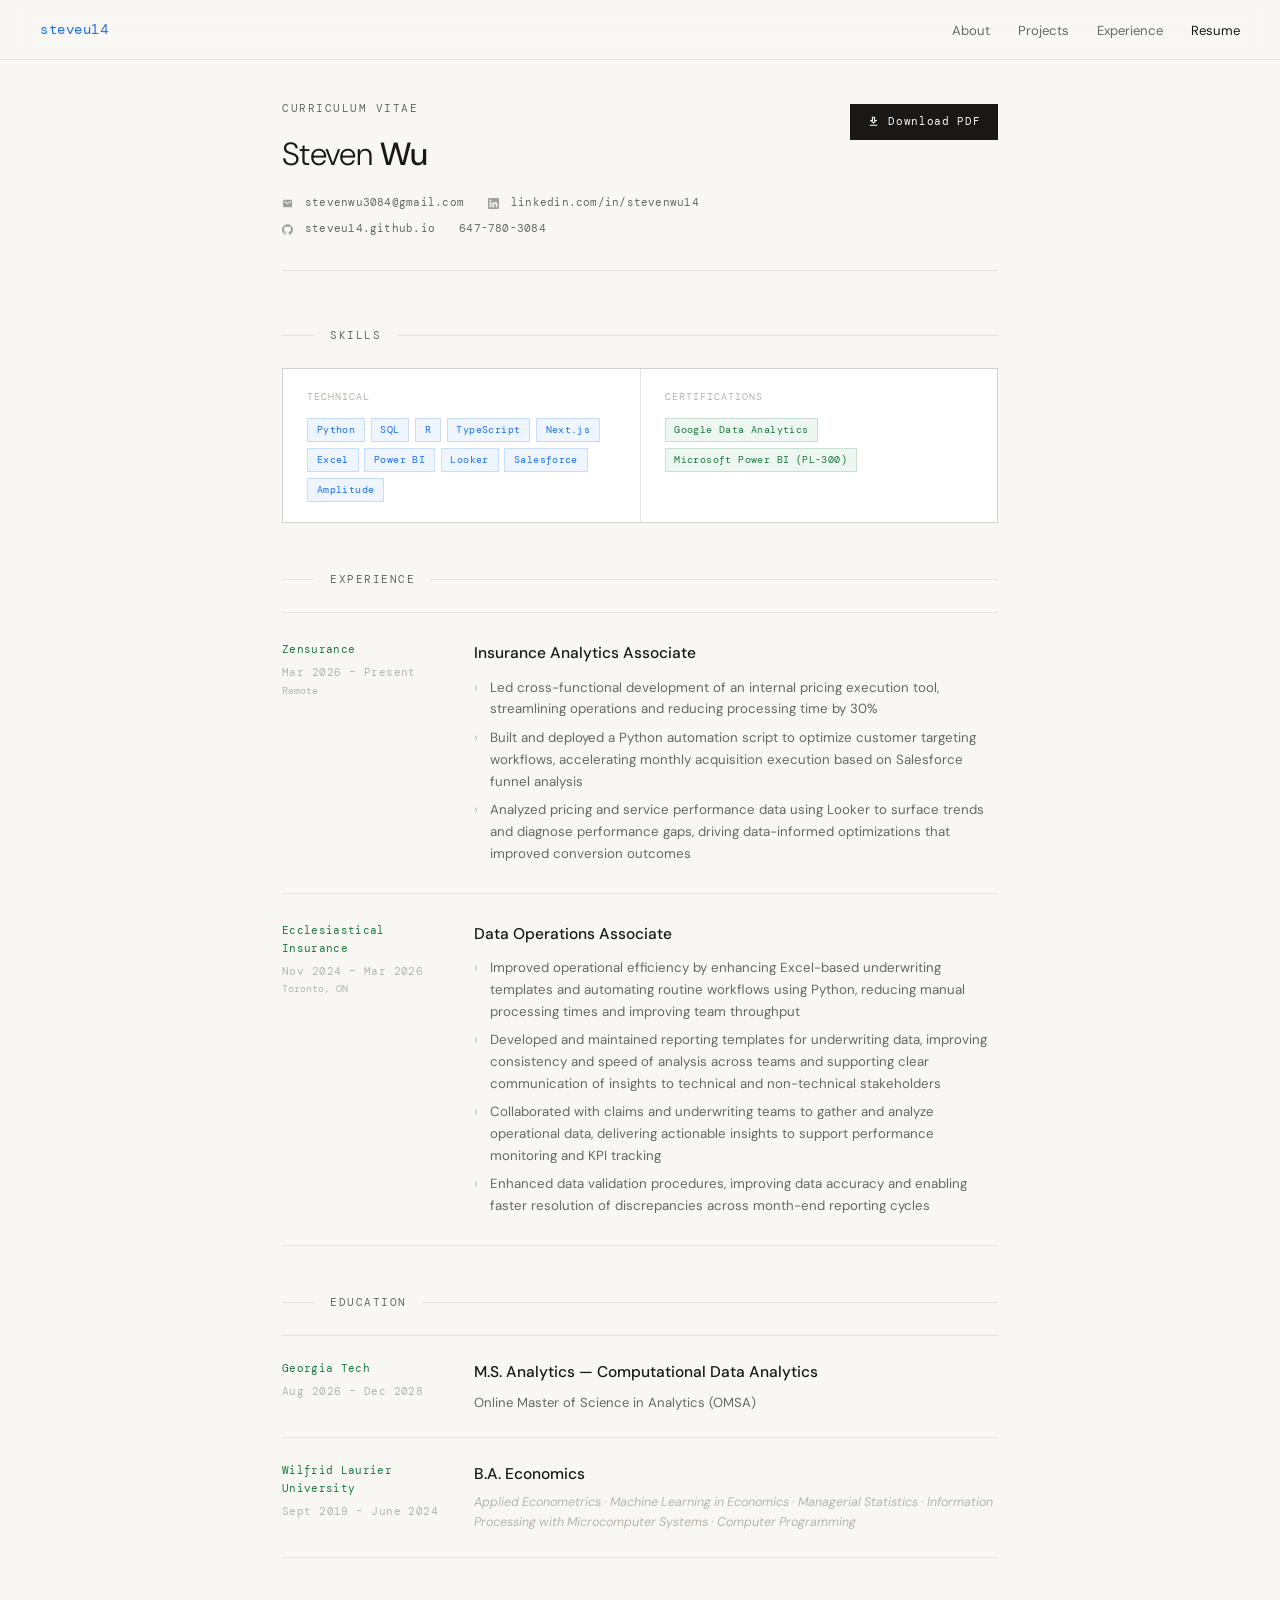
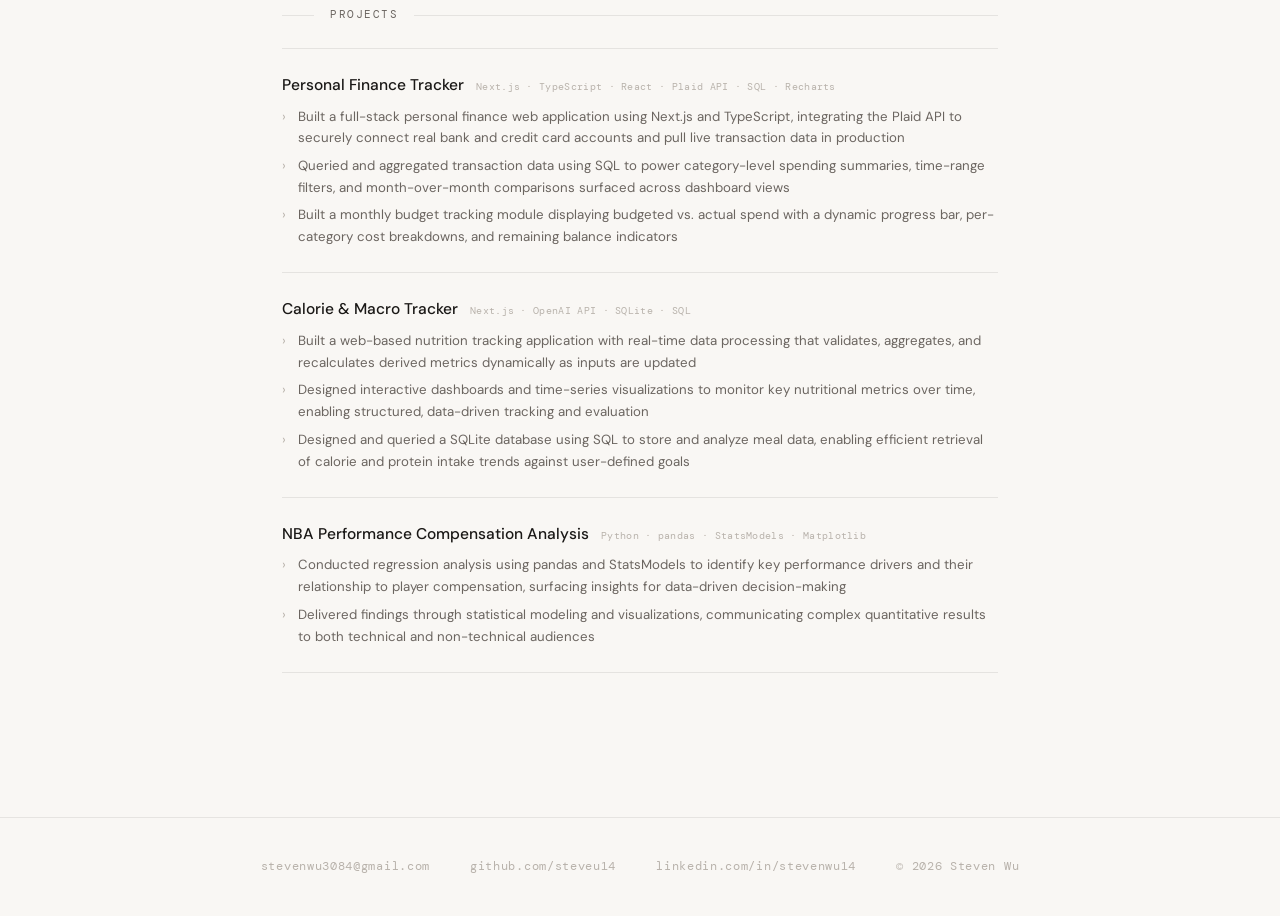
<file: resume.html>
<!DOCTYPE html>
<html lang="en">
<head>
<meta charset="UTF-8">
<meta name="viewport" content="width=device-width, initial-scale=1.0">
<title>Resume — Steven Wu</title>
<meta name="description" content="Resume of Steven Wu, Data Analytics professional">
<link rel="preconnect" href="https://fonts.googleapis.com">
<link rel="preconnect" href="https://fonts.gstatic.com" crossorigin>
<link href="https://fonts.googleapis.com/css2?family=DM+Sans:ital,wght@0,300;0,400;0,500;1,300&family=DM+Mono:wght@300;400&display=swap" rel="stylesheet">
<style>
*,*::before,*::after{box-sizing:border-box;margin:0;padding:0}
:root{--bg:#f9f7f4;--bg2:#ffffff;--bg3:#f0ede8;--border:rgba(0,0,0,0.08);--text:#1a1816;--muted:#6b6560;--faint:#b8b2ab;--accent:#1a6ef5;--accent2:#1a7a3c;--f-sans:'DM Sans',sans-serif;--f-mono:'DM Mono',monospace}
html{scroll-behavior:smooth}
body{background:var(--bg);color:var(--text);font-family:var(--f-sans);line-height:1.6;hyphens:none;-webkit-hyphens:none}

nav{position:fixed;top:0;left:0;right:0;z-index:100;height:60px;display:flex;align-items:center;justify-content:space-between;padding:0 2.5rem;background:rgba(249,247,244,0.88);backdrop-filter:blur(14px);border-bottom:1px solid var(--border)}
.nav-logo{font-family:var(--f-mono);font-size:0.85rem;color:var(--accent);text-decoration:none;letter-spacing:0.04em}
.nav-links{display:flex;gap:1.75rem;list-style:none;align-items:center}
.nav-links a{font-size:0.82rem;color:var(--muted);text-decoration:none;transition:color .18s}
.nav-links a:hover{color:var(--text)}
.nav-links a.active{color:var(--text)}

.page{max-width:780px;margin:0 auto;padding:100px 2rem 6rem}

.page-header{display:flex;align-items:flex-start;justify-content:space-between;margin-bottom:3.5rem;padding-bottom:2rem;border-bottom:1px solid var(--border)}
.page-header-left{}
.page-header-eyebrow{font-family:var(--f-mono);font-size:0.68rem;letter-spacing:0.14em;text-transform:uppercase;color:var(--muted);margin-bottom:0.75rem}
.page-header-name{font-size:2rem;font-weight:300;letter-spacing:-0.02em;margin-bottom:0.35rem}
.page-header-name strong{font-weight:500}
.page-header-contact{display:flex;flex-wrap:wrap;gap:0.5rem 1.5rem;margin-top:0.85rem}
.contact-item{font-family:var(--f-mono);font-size:0.7rem;color:var(--muted);text-decoration:none;letter-spacing:0.02em;transition:color .18s}
.contact-item:hover{color:var(--accent)}
.contact-item svg{width:11px;height:11px;fill:currentColor;margin-right:0.3rem;vertical-align:middle;opacity:0.6}

.dl-btn{display:inline-flex;align-items:center;gap:0.5rem;padding:0.55rem 1.1rem;background:var(--text);color:var(--bg);font-family:var(--f-mono);font-size:0.7rem;letter-spacing:0.06em;text-decoration:none;border:none;cursor:pointer;transition:opacity .18s;white-space:nowrap;align-self:flex-start;margin-top:0.25rem}
.dl-btn:hover{opacity:0.78}
.dl-btn svg{width:13px;height:13px;fill:currentColor;flex-shrink:0}

.sec-label{font-family:var(--f-mono);font-size:0.68rem;letter-spacing:0.14em;text-transform:uppercase;color:var(--muted);margin-bottom:1.5rem;display:flex;align-items:center;gap:1rem}
.sec-label::before,.sec-label::after{content:'';height:1px;background:var(--border)}
.sec-label::before{width:32px}
.sec-label::after{flex:1}

.resume-section{margin-bottom:3rem}

/* Skills */
.skills-grid{display:grid;grid-template-columns:1fr 1fr;gap:1px;background:var(--border);border:1px solid var(--border)}
.skills-cell{background:var(--bg2);padding:1.25rem 1.5rem}
.skills-cell-title{font-family:var(--f-mono);font-size:0.65rem;letter-spacing:0.1em;text-transform:uppercase;color:var(--faint);margin-bottom:0.75rem}
.skills-tags{display:flex;flex-wrap:wrap;gap:0.35rem}
.tag{font-family:var(--f-mono);font-size:0.62rem;letter-spacing:0.04em;padding:0.2rem 0.55rem;background:rgba(26,110,245,0.07);color:#1a6ef5;border:1px solid rgba(26,110,245,0.18)}
.tag.green{background:rgba(26,122,60,0.07);color:#1a7a3c;border-color:rgba(26,122,60,0.18)}

/* Experience */
.exp-list{display:flex;flex-direction:column}
.exp-row{display:grid;grid-template-columns:160px 1fr;gap:2rem;padding:1.75rem 0;border-bottom:1px solid var(--border)}
.exp-row:first-child{border-top:1px solid var(--border)}
.exp-meta{}
.exp-period{font-family:var(--f-mono);font-size:0.68rem;color:var(--faint);letter-spacing:0.04em;line-height:1.9}
.exp-co{font-family:var(--f-mono);font-size:0.7rem;color:var(--accent2);letter-spacing:0.03em;margin-bottom:0.2rem}
.exp-location{font-family:var(--f-mono);font-size:0.65rem;color:var(--faint)}
.exp-content{}
.exp-title{font-size:0.97rem;font-weight:500;margin-bottom:0.65rem}
.exp-points{list-style:none;display:flex;flex-direction:column;gap:0.4rem}
.exp-points li{font-size:0.83rem;color:var(--muted);padding-left:1rem;position:relative;line-height:1.65}
.exp-points li::before{content:'›';position:absolute;left:0;color:var(--faint)}

/* Education */
.edu-list{display:flex;flex-direction:column}
.edu-row{display:grid;grid-template-columns:160px 1fr;gap:2rem;padding:1.5rem 0;border-bottom:1px solid var(--border)}
.edu-row:first-child{border-top:1px solid var(--border)}
.edu-period{font-family:var(--f-mono);font-size:0.68rem;color:var(--faint);letter-spacing:0.04em;line-height:1.9}
.edu-school{font-family:var(--f-mono);font-size:0.7rem;color:var(--accent2);letter-spacing:0.03em;margin-bottom:0.2rem}
.edu-degree{font-size:0.97rem;font-weight:500;margin-bottom:0.4rem}
.edu-detail{font-size:0.82rem;color:var(--muted);line-height:1.65}
.edu-courses{font-size:0.78rem;color:var(--faint);margin-top:0.35rem;font-style:italic}

/* Projects */
.project-list{display:flex;flex-direction:column}
.project-row{padding:1.5rem 0;border-bottom:1px solid var(--border)}
.project-row:first-child{border-top:1px solid var(--border)}
.project-header{display:flex;align-items:baseline;gap:0.75rem;margin-bottom:0.5rem;flex-wrap:wrap}
.project-name{font-size:0.97rem;font-weight:500}
.project-stack{font-family:var(--f-mono);font-size:0.65rem;color:var(--faint);letter-spacing:0.03em}
.project-points{list-style:none;display:flex;flex-direction:column;gap:0.35rem;margin-top:0.5rem}
.project-points li{font-size:0.83rem;color:var(--muted);padding-left:1rem;position:relative;line-height:1.65}
.project-points li::before{content:'›';position:absolute;left:0;color:var(--faint)}

footer{border-top:1px solid var(--border);padding:2.5rem;display:flex;justify-content:center;gap:2.5rem;flex-wrap:wrap}
footer a{font-family:var(--f-mono);font-size:0.72rem;letter-spacing:0.06em;color:var(--faint);text-decoration:none;transition:color .18s}
footer a:hover{color:var(--accent)}

@keyframes fadeUp{from{opacity:0;transform:translateY(12px)}to{opacity:1;transform:translateY(0)}}
.page-header{animation:fadeUp 0.5s ease both 0.1s}
.resume-section{animation:fadeUp 0.5s ease both 0.2s}

@media(max-width:640px){
  nav{padding:0 1.25rem}
  .page{padding:88px 1.25rem 4rem}
  .page-header{flex-direction:column;gap:1.5rem}
  .exp-row,.edu-row{grid-template-columns:1fr;gap:0.4rem}
  .skills-grid{grid-template-columns:1fr}
}
</style>
</head>
<body>

<nav>
  <a href="index.html" class="nav-logo">steveu14</a>
  <ul class="nav-links">
    <li><a href="index.html#about">About</a></li>
    <li><a href="index.html#projects">Projects</a></li>
    <li><a href="index.html#experience">Experience</a></li>
    <li><a href="resume.html" class="active">Resume</a></li>
  </ul>
</nav>

<main class="page">

  <div class="page-header">
    <div class="page-header-left">
      <p class="page-header-eyebrow">Curriculum Vitae</p>
      <h1 class="page-header-name">Steven <strong>Wu</strong></h1>
      <div class="page-header-contact">
        <a href="mailto:stevenwu3084@gmail.com" class="contact-item">
          <svg viewBox="0 0 24 24"><path d="M20 4H4c-1.1 0-2 .9-2 2v12c0 1.1.9 2 2 2h16c1.1 0 2-.9 2-2V6c0-1.1-.9-2-2-2zm0 4-8 5-8-5V6l8 5 8-5v2z"/></svg>
          stevenwu3084@gmail.com
        </a>
        <a href="https://www.linkedin.com/in/stevenwu14" target="_blank" rel="noopener" class="contact-item">
          <svg viewBox="0 0 24 24"><path d="M20.447 20.452h-3.554v-5.569c0-1.328-.027-3.037-1.852-3.037-1.853 0-2.136 1.445-2.136 2.939v5.667H9.351V9h3.414v1.561h.046c.477-.9 1.637-1.85 3.37-1.85 3.601 0 4.267 2.37 4.267 5.455v6.286zM5.337 7.433a2.062 2.062 0 0 1-2.063-2.065 2.064 2.064 0 1 1 2.063 2.065zm1.782 13.019H3.555V9h3.564v11.452zM22.225 0H1.771C.792 0 0 .774 0 1.729v20.542C0 23.227.792 24 1.771 24h20.451C23.2 24 24 23.227 24 22.271V1.729C24 .774 23.2 0 22.222 0h.003z"/></svg>
          linkedin.com/in/stevenwu14
        </a>
        <a href="https://steveu14.github.io" target="_blank" rel="noopener" class="contact-item">
          <svg viewBox="0 0 24 24"><path d="M12 .297c-6.63 0-12 5.373-12 12 0 5.303 3.438 9.8 8.205 11.385.6.113.82-.258.82-.577 0-.285-.01-1.04-.015-2.04-3.338.724-4.042-1.61-4.042-1.61C4.422 18.07 3.633 17.7 3.633 17.7c-1.087-.744.084-.729.084-.729 1.205.084 1.838 1.236 1.838 1.236 1.07 1.835 2.809 1.305 3.495.998.108-.776.417-1.305.76-1.605-2.665-.3-5.466-1.332-5.466-5.93 0-1.31.465-2.38 1.235-3.22-.135-.303-.54-1.523.105-3.176 0 0 1.005-.322 3.3 1.23.96-.267 1.98-.399 3-.405 1.02.006 2.04.138 3 .405 2.28-1.552 3.285-1.23 3.285-1.23.645 1.653.24 2.873.12 3.176.765.84 1.23 1.91 1.23 3.22 0 4.61-2.805 5.625-5.475 5.92.42.36.81 1.096.81 2.22 0 1.606-.015 2.896-.015 3.286 0 .315.21.69.825.57C20.565 22.092 24 17.592 24 12.297c0-6.627-5.373-12-12-12"/></svg>
          steveu14.github.io
        </a>
        <span class="contact-item">647-780-3084</span>
      </div>
    </div>
    <a href="Steven_Resume_2026.pdf" download class="dl-btn">
      <svg viewBox="0 0 24 24"><path d="M19 9h-4V3H9v6H5l7 7 7-7zm-8 2V5h2v6h1.17L12 13.17 9.83 11H11zm-6 7h14v2H5z"/></svg>
      Download PDF
    </a>
  </div>

  <!-- Skills -->
  <div class="resume-section">
    <p class="sec-label">Skills</p>
    <div class="skills-grid">
      <div class="skills-cell">
        <p class="skills-cell-title">Technical</p>
        <div class="skills-tags">
          <span class="tag">Python</span>
          <span class="tag">SQL</span>
          <span class="tag">R</span>
          <span class="tag">TypeScript</span>
          <span class="tag">Next.js</span>
          <span class="tag">Excel</span>
          <span class="tag">Power BI</span>
          <span class="tag">Looker</span>
          <span class="tag">Salesforce</span>
          <span class="tag">Amplitude</span>
        </div>
      </div>
      <div class="skills-cell">
        <p class="skills-cell-title">Certifications</p>
        <div class="skills-tags">
          <span class="tag green">Google Data Analytics</span>
          <span class="tag green">Microsoft Power BI (PL-300)</span>
        </div>
      </div>
    </div>
  </div>

  <!-- Experience -->
  <div class="resume-section">
    <p class="sec-label">Experience</p>
    <div class="exp-list">
      <div class="exp-row">
        <div class="exp-meta">
          <div class="exp-co">Zensurance</div>
          <div class="exp-period">Mar 2026 – Present</div>
          <div class="exp-location">Remote</div>
        </div>
        <div class="exp-content">
          <p class="exp-title">Insurance Analytics Associate</p>
          <ul class="exp-points">
            <li>Led cross-functional development of an internal pricing execution tool, streamlining operations and reducing processing time by 30%</li>
            <li>Built and deployed a Python automation script to optimize customer targeting workflows, accelerating monthly acquisition execution based on Salesforce funnel analysis</li>
            <li>Analyzed pricing and service performance data using Looker to surface trends and diagnose performance gaps, driving data-informed optimizations that improved conversion outcomes</li>
          </ul>
        </div>
      </div>
      <div class="exp-row">
        <div class="exp-meta">
          <div class="exp-co">Ecclesiastical Insurance</div>
          <div class="exp-period">Nov 2024 – Mar 2026</div>
          <div class="exp-location">Toronto, ON</div>
        </div>
        <div class="exp-content">
          <p class="exp-title">Data Operations Associate</p>
          <ul class="exp-points">
            <li>Improved operational efficiency by enhancing Excel-based underwriting templates and automating routine workflows using Python, reducing manual processing times and improving team throughput</li>
            <li>Developed and maintained reporting templates for underwriting data, improving consistency and speed of analysis across teams and supporting clear communication of insights to technical and non-technical stakeholders</li>
            <li>Collaborated with claims and underwriting teams to gather and analyze operational data, delivering actionable insights to support performance monitoring and KPI tracking</li>
            <li>Enhanced data validation procedures, improving data accuracy and enabling faster resolution of discrepancies across month-end reporting cycles</li>
          </ul>
        </div>
      </div>
    </div>
  </div>

  <!-- Education -->
  <div class="resume-section">
    <p class="sec-label">Education</p>
    <div class="edu-list">
      <div class="edu-row">
        <div>
          <div class="edu-school">Georgia Tech</div>
          <div class="edu-period">Aug 2026 – Dec 2028</div>
        </div>
        <div>
          <p class="edu-degree">M.S. Analytics — Computational Data Analytics</p>
          <p class="edu-detail">Online Master of Science in Analytics (OMSA)</p>
        </div>
      </div>
      <div class="edu-row">
        <div>
          <div class="edu-school">Wilfrid Laurier University</div>
          <div class="edu-period">Sept 2019 – June 2024</div>
        </div>
        <div>
          <p class="edu-degree">B.A. Economics</p>
          <p class="edu-courses">Applied Econometrics · Machine Learning in Economics · Managerial Statistics · Information Processing with Microcomputer Systems · Computer Programming</p>
        </div>
      </div>
    </div>
  </div>

  <!-- Projects -->
  <div class="resume-section">
    <p class="sec-label">Projects</p>
    <div class="project-list">
      <div class="project-row">
        <div class="project-header">
          <span class="project-name">Personal Finance Tracker</span>
          <span class="project-stack">Next.js · TypeScript · React · Plaid API · SQL · Recharts</span>
        </div>
        <ul class="project-points">
          <li>Built a full-stack personal finance web application using Next.js and TypeScript, integrating the Plaid API to securely connect real bank and credit card accounts and pull live transaction data in production</li>
          <li>Queried and aggregated transaction data using SQL to power category-level spending summaries, time-range filters, and month-over-month comparisons surfaced across dashboard views</li>
          <li>Built a monthly budget tracking module displaying budgeted vs. actual spend with a dynamic progress bar, per-category cost breakdowns, and remaining balance indicators</li>
        </ul>
      </div>
      <div class="project-row">
        <div class="project-header">
          <span class="project-name">Calorie & Macro Tracker</span>
          <span class="project-stack">Next.js · OpenAI API · SQLite · SQL</span>
        </div>
        <ul class="project-points">
          <li>Built a web-based nutrition tracking application with real-time data processing that validates, aggregates, and recalculates derived metrics dynamically as inputs are updated</li>
          <li>Designed interactive dashboards and time-series visualizations to monitor key nutritional metrics over time, enabling structured, data-driven tracking and evaluation</li>
          <li>Designed and queried a SQLite database using SQL to store and analyze meal data, enabling efficient retrieval of calorie and protein intake trends against user-defined goals</li>
        </ul>
      </div>
      <div class="project-row">
        <div class="project-header">
          <span class="project-name">NBA Performance Compensation Analysis</span>
          <span class="project-stack">Python · pandas · StatsModels · Matplotlib</span>
        </div>
        <ul class="project-points">
          <li>Conducted regression analysis using pandas and StatsModels to identify key performance drivers and their relationship to player compensation, surfacing insights for data-driven decision-making</li>
          <li>Delivered findings through statistical modeling and visualizations, communicating complex quantitative results to both technical and non-technical audiences</li>
        </ul>
      </div>
    </div>
  </div>

</main>

<footer>
  <a href="mailto:stevenwu3084@gmail.com">stevenwu3084@gmail.com</a>
  <a href="https://github.com/steveu14" target="_blank" rel="noopener">github.com/steveu14</a>
  <a href="https://www.linkedin.com/in/stevenwu14" target="_blank" rel="noopener">linkedin.com/in/stevenwu14</a>
  <a href="#">© 2026 Steven Wu</a>
</footer>

</body>
</html>
</file>
